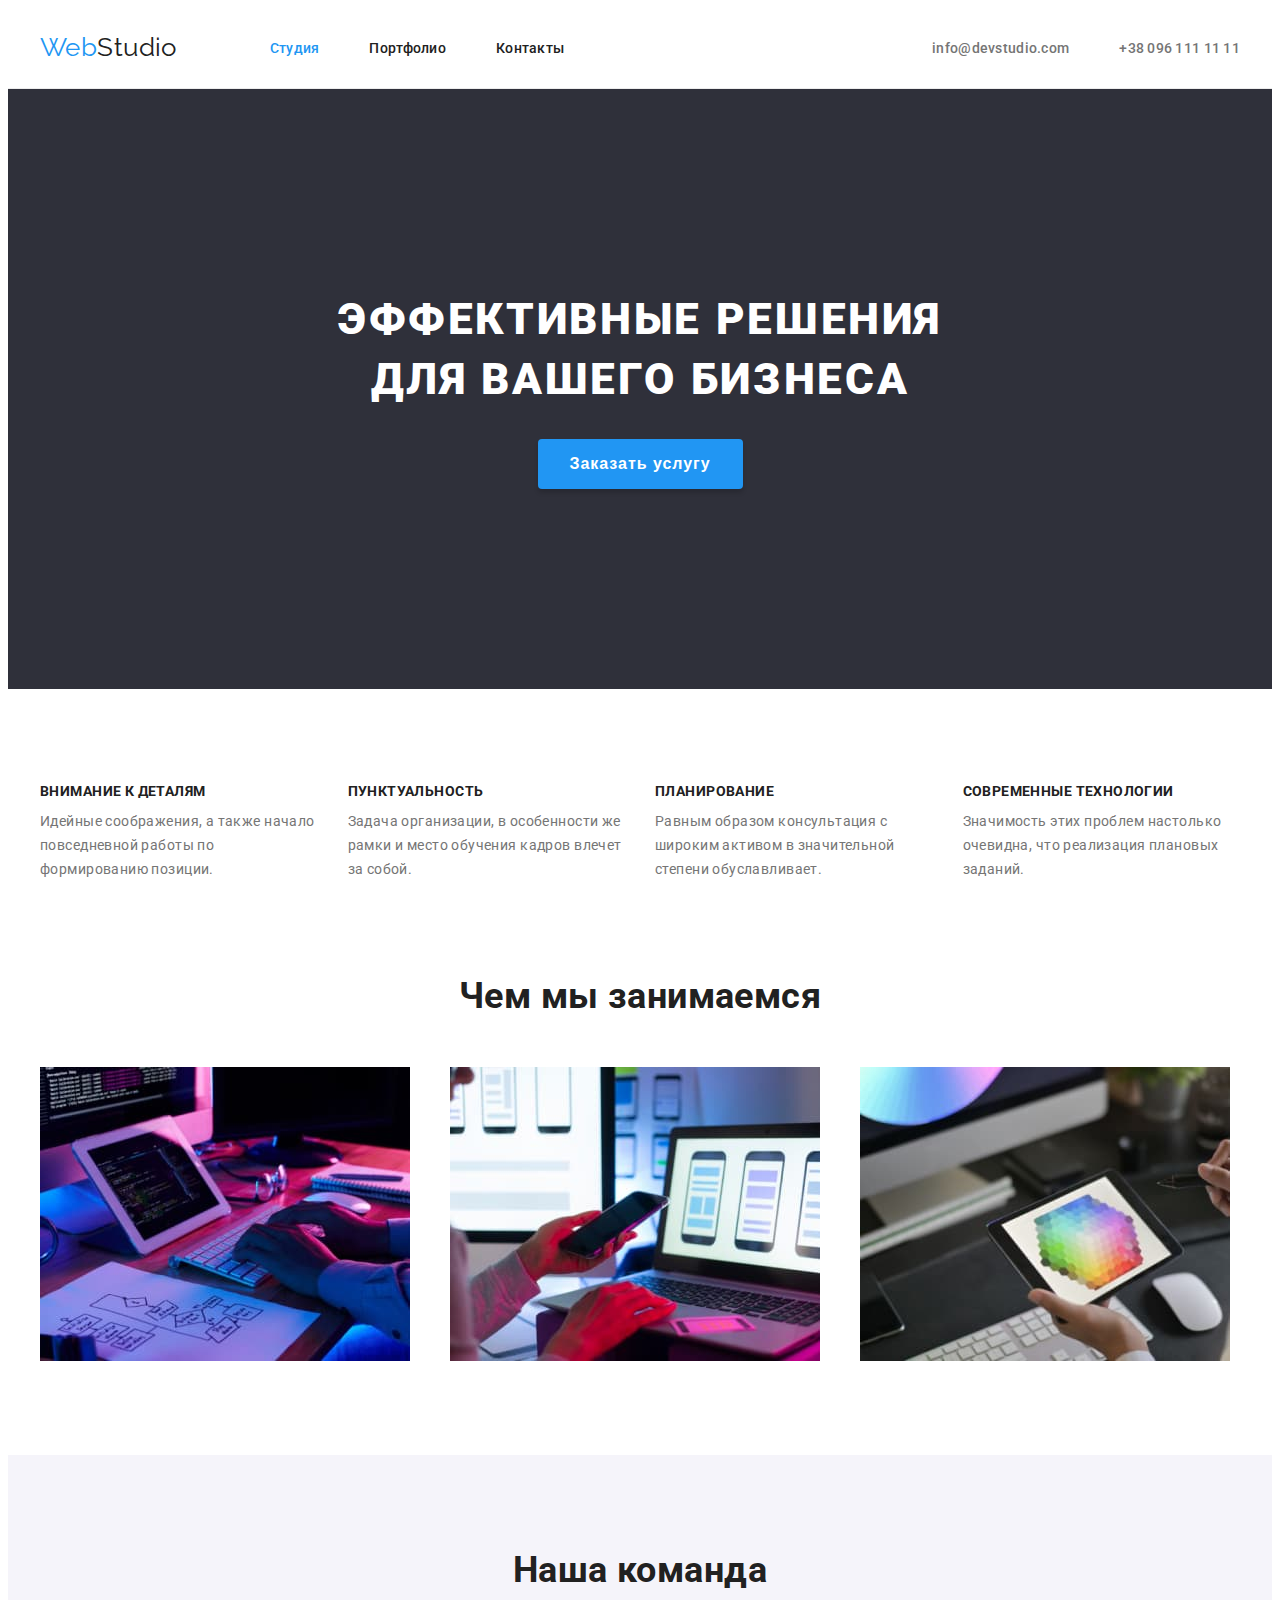
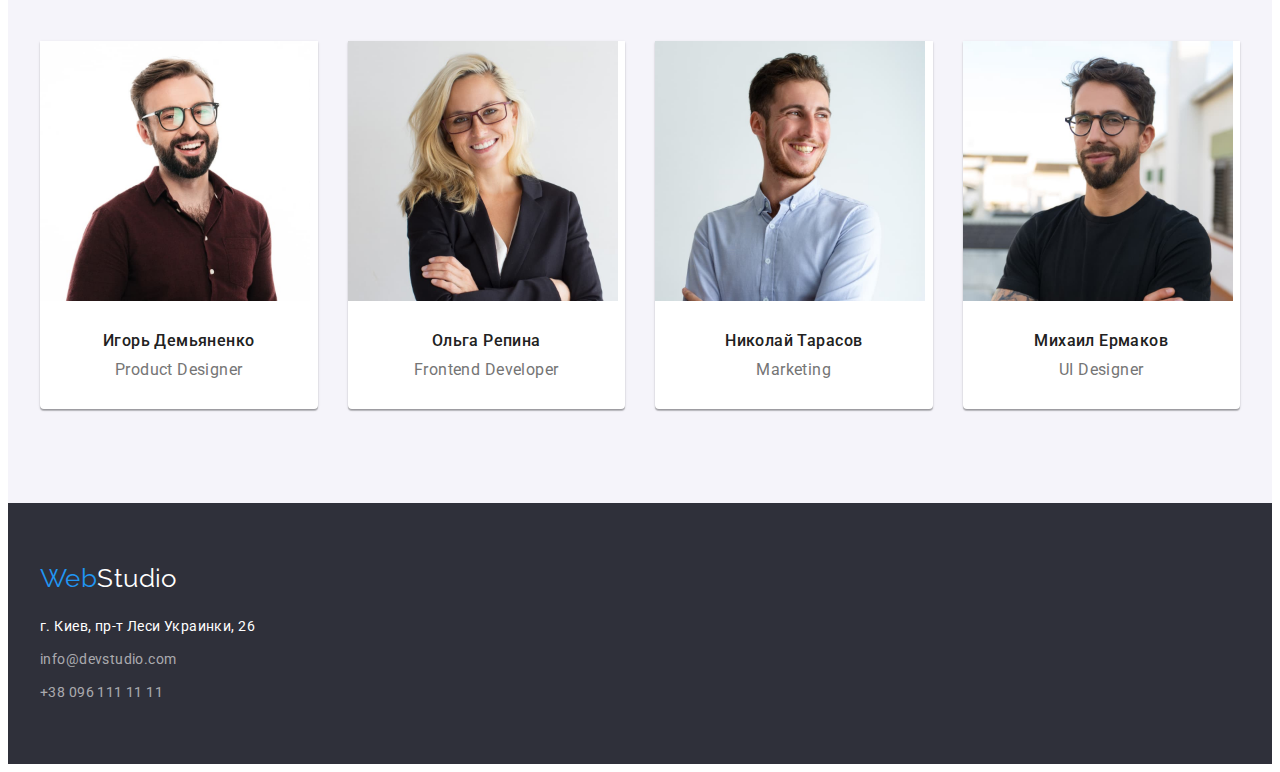
<file: index.html>
<!DOCTYPE html>
<html lang="ru">
<head>
    <meta charset="UTF-8">
    <meta http-equiv="X-UA-Compatible" content="IE=edge">
    <meta name="viewport" content="width=device-width, initial-scale=1.0">
    <title>goit-markup-hw-03-index</title>

    <!-- Modern Normalize CSS -->
    <link rel="stylesheet" href="https://cdnjs.cloudflare.com/ajax/libs/modern-normalize/1.1.0/modern-normalize.min.css"
        integrity="sha512-wpPYUAdjBVSE4KJnH1VR1HeZfpl1ub8YT/NKx4PuQ5NmX2tKuGu6U/JRp5y+Y8XG2tV+wKQpNHVUX03MfMFn9Q=="
        crossorigin="anonymous" referrerpolicy="no-referrer" />
    
    <!-- Google fonts -->
    <link rel="preconnect" href="https://fonts.googleapis.com">
    <link rel="preconnect" href="https://fonts.gstatic.com" crossorigin>
    <link href="https://fonts.googleapis.com/css2?family=Raleway:wght@700&family=Roboto:wght@400;500;700;900&display=swap" rel="stylesheet">

    <!-- Style -->
    <link rel="stylesheet" href="./css/styles.css">
</head>
<body>

    <!-- Хедер страницы -->
    <header class="site-header">
        <!-- Контейнер хедера -->
        <div class="container header-container">
            <!-- Логотип хедера -->
            <a href="./index.html" lang="en" class="link logo header-logo">Web<span class="header-logo-color">Studio</span></a>
            <!-- Навигация -->
            <nav class="header-nav">
                <ul class="list header-nav-list">
                    <li class="list-item header-nav-list-item"><a href="./index.html" class="link header-nav-list-item-link current-link">Студия</a></li>
                    <li class="list-item header-nav-list-item"><a href="./portfolio.html" class="link header-nav-list-item-link">Портфолио</a></li>
                    <li class="list-item header-nav-list-item"><a href="" class="link header-nav-list-item-link">Контакты</a></li>
                </ul>
            </nav>
            <!-- Контакты -->
            <ul class="header-contacts-list">
                <li class="list-item header-contacts-list-item"><a href="mailto:info@devstudio.com" class="link header-contacts-list-item-link">info@devstudio.com</a></li>
                <li class="list-item header-contacts-list-item"><a href="tel:+380961111111" class="link header-contacts-list-item-link">+38 096 111 11 11</a></li>
            </ul>
        </div>
    </header>

    <!-- Основной контент сайта -->
    <main class="main-content">
        <!-- Герой -->
        <section class="hero">
            <div class="hero-container">
                <h1 class="hero-title">Эффективные решения для вашего бизнеса</h1>
                <button class="btn hero-btn" type="button">Заказать услугу</button>
            </div>
        </section>
        <!-- Секция с преимуществами компании -->
        <section class="section advantages">
            <div class="container">
                <!-- Логический заголовок секции -->
                <h2 class="section-title visually-hidden">Преимущества работы с нами</h2>
                <ul class="list advantages-list">
                    <li class="list-item advantages-list-item">
                        <h3 class="advantages-list-item-title">Внимание к деталям</h3>
                        <p class="advantages-list-item-text">Идейные соображения, а также начало повседневной работы по формированию позиции.</p>
                    </li>
                    <li class="list-item advantages-list-item">
                        <h3 class="advantages-list-item-title">Пунктуальность</h3>
                        <p class="advantages-list-item-text">Задача организации, в особенности же рамки и место обучения кадров влечет за собой.</p>
                    </li>
                    <li class="list-item advantages-list-item">
                        <h3 class="advantages-list-item-title">Планирование</h3>
                        <p class="advantages-list-item-text">Равным образом консультация с широким активом в значительной степени обуславливает.</p>
                    </li>
                    <li class="list-item advantages-list-item">
                        <h3 class="advantages-list-item-title">Современные технологии</h3>
                        <p class="advantages-list-item-text">Значимость этих проблем настолько очевидна, что реализация плановых заданий.</p>
                    </li>
                </ul>
            </div>
        </section>
        <!-- Секция "Чем мы занимаемся" -->
        <section class="section services">
            <div class="container">
                <h2 class="section-title">Чем мы занимаемся</h2>
                <ul class="list services-list">
                    <li class="list-item services-list-item"><img src="./images/service-1.jpg" class="services-list-item-img" alt="Услуга №1" width="370" height="294"></li>
                    <li class="list-item services-list-item"><img src="./images/service-2.jpg" class="services-list-item-img" alt="Услуга №2" width="370" height="294"></li>
                    <li class="list-item services-list-item"><img src="./images/service-3.jpg" class="services-list-item-img" alt="Услуга №3" width="370" height="294"></li>
                </ul>
            </div>
        </section>
        <!-- Секция "Наша команда" -->
        <section class="section team">
            <div class="container">
                <h2 class="section-title">Наша команда</h2>
                <ul class="list team-list">
                    <li class="list-item team-list-item">
                        <img src="./images/team-member-1.jpg" class="team-list-item-img" alt="Фото учасника команды" width="270" height="260">
                        <div class="team-list-item-box">
                            <h3 class="team-list-item-title">Игорь Демьяненко</h3>
                            <p lang="en" class="team-list-item-text">Product Designer</p>
                        </div>
                    </li>
                    <li class="list-item team-list-item">
                        <img src="./images/team-member-2.jpg" class="team-list-item-img" alt="Фото учасника команды" width="270" height="260">
                        <div class="team-list-item-box">
                            <h3 class="team-list-item-title">Ольга Репина</h3>
                            <p lang="en" class="team-list-item-text">Frontend Developer</p>
                        </div>
                    </li>
                    <li class="list-item team-list-item">
                        <img src="./images/team-member-3.jpg" class="team-list-item-img" alt="Фото учасника команды" width="270" height="260">
                        <div class="team-list-item-box">
                            <h3 class="team-list-item-title">Николай Тарасов</h3>
                            <p lang="en" class="team-list-item-text">Marketing</p>
                        </div>
                    </li>
                    <li class="list-item team-list-item">
                        <img src="./images/team-member-4.jpg" class="team-list-item-img" alt="Фото учасника команды" width="270" height="260">
                        <div class="team-list-item-box">
                            <h3 class="team-list-item-title">Михаил Ермаков</h3>
                            <p lang="en" class="team-list-item-text">UI Designer</p>
                        </div>
                    </li>
                </ul>
            </div>
        </section>
    </main>

    <!-- Футер страницы -->
    <footer class="site-footer">
        <!-- Контейнер футера -->
        <div class="container footer-container">
            <!-- Контейнер адреса футера -->
            <div class="footer-address-box">
                <!-- Логотип футера -->
                <a href="./index.html" lang="en" class="link logo footer-logo">Web<span class="footer-logo-color">Studio</span></a>
                <!-- Адрес футера -->
                <address class="footer-address">
                    <p class="footer-address-location">г. Киев, пр-т Леси Украинки, 26</p>
                    <ul class="list footer-address-list">
                        <li class="list-item footer-address-list-item"><a href="mailto:info@devstudio.com" class="link footer-address-list-item-link">info@devstudio.com</a></li>
                        <li class="list-item footer-address-list-item"><a href="tel:+380961111111" class="link footer-address-list-item-link">+38 096 111 11 11</a></li>
                    </ul>
                </address>
            </div>
        </div>
    </footer>

</body>
</html>
</file>
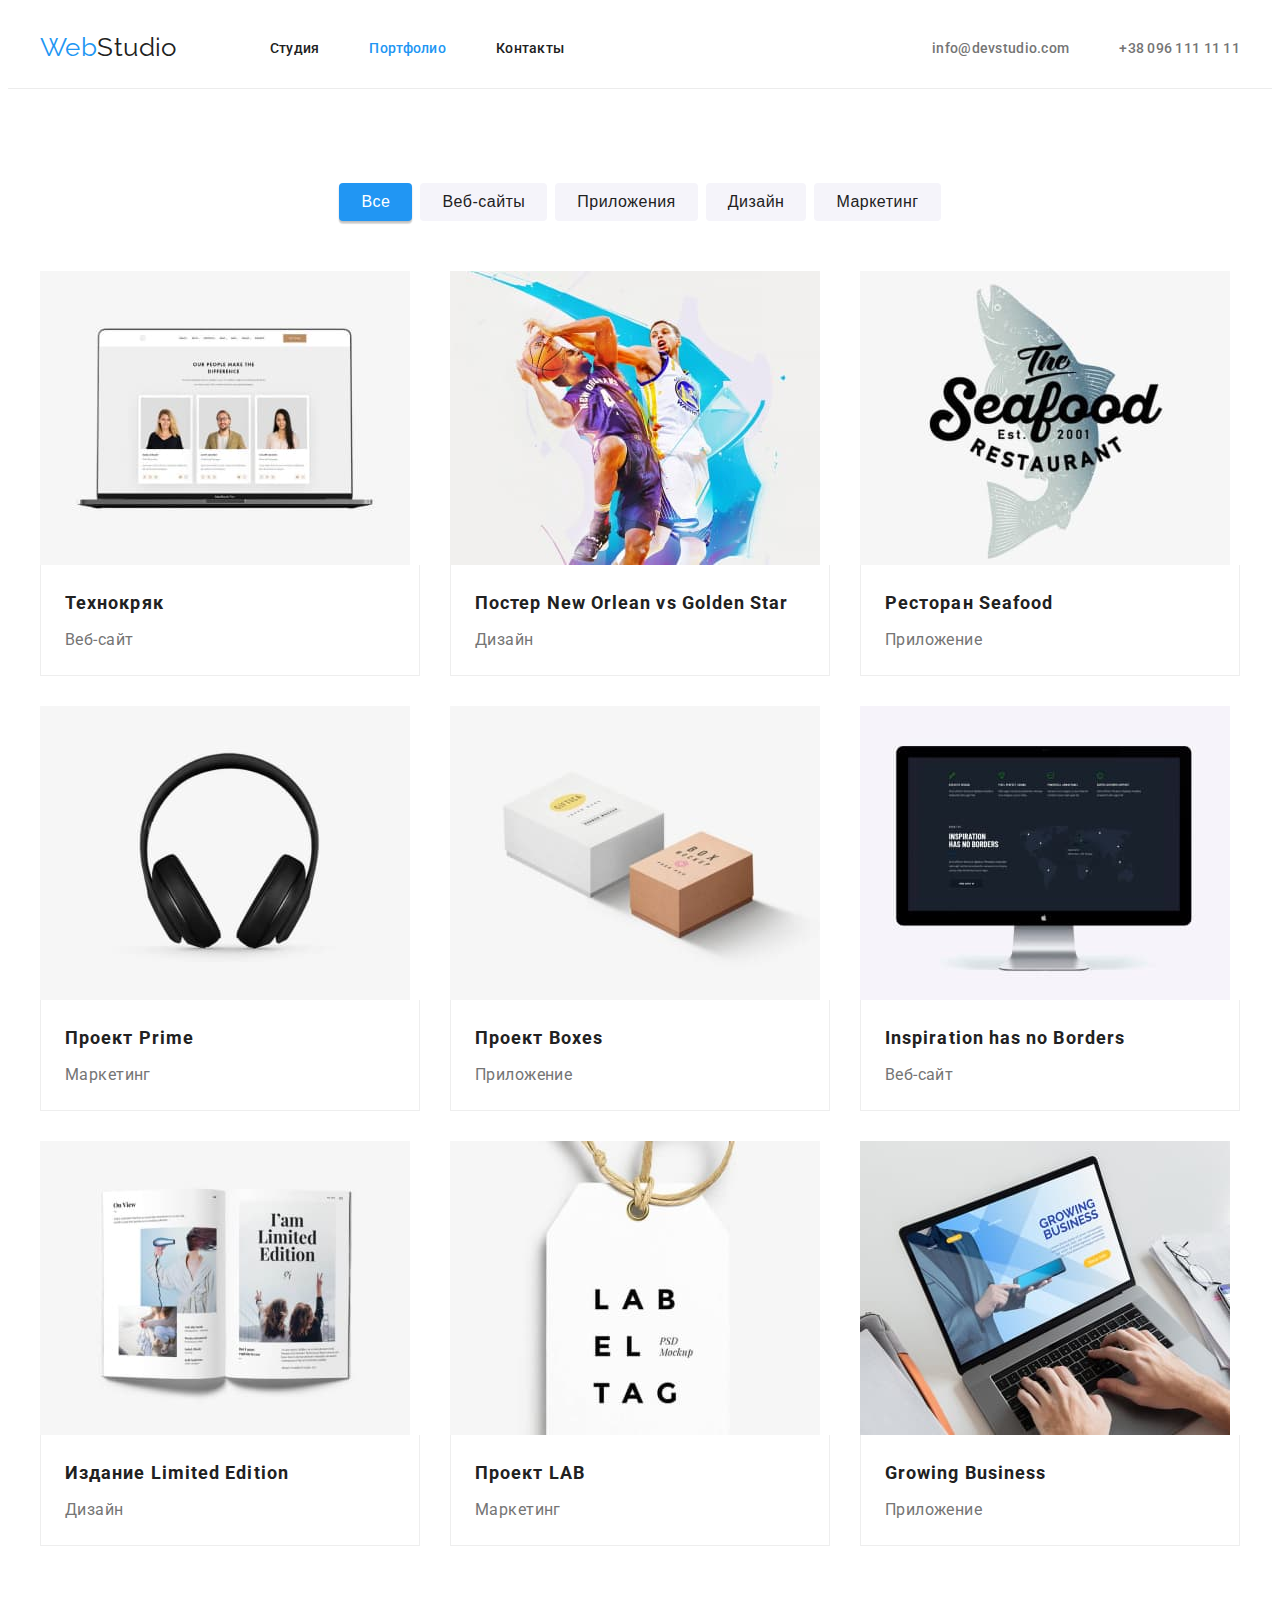
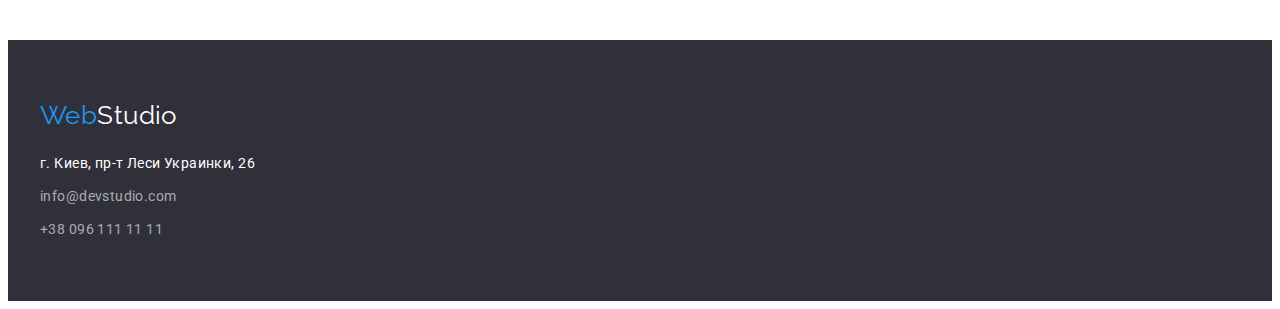
<file: portfolio.html>
<!DOCTYPE html>
<html lang="ru">
<head>
    <meta charset="UTF-8">
    <meta http-equiv="X-UA-Compatible" content="IE=edge">
    <meta name="viewport" content="width=device-width, initial-scale=1.0">
    <title>goit-markup-hw-03-portfolio</title>

    <!-- Modern Normalize CSS -->
    <link rel="stylesheet" href="https://cdnjs.cloudflare.com/ajax/libs/modern-normalize/1.1.0/modern-normalize.min.css"
        integrity="sha512-wpPYUAdjBVSE4KJnH1VR1HeZfpl1ub8YT/NKx4PuQ5NmX2tKuGu6U/JRp5y+Y8XG2tV+wKQpNHVUX03MfMFn9Q=="
        crossorigin="anonymous" referrerpolicy="no-referrer" />
    
    <!-- Google fonts -->
    <link rel="preconnect" href="https://fonts.googleapis.com">
    <link rel="preconnect" href="https://fonts.gstatic.com" crossorigin>
    <link href="https://fonts.googleapis.com/css2?family=Raleway:wght@700&family=Roboto:wght@400;500;700;900&display=swap" rel="stylesheet">

    <!-- Style -->
    <link rel="stylesheet" href="./css/styles.css">
</head>
<body>

    <!-- Хедер страницы -->
    <header class="site-header">
        <!-- Контейнер хедера -->
        <div class="container header-container">
            <!-- Логотип хедера -->
            <a href="./index.html" lang="en" class="link logo header-logo">Web<span
                    class="header-logo-color">Studio</span></a>
            <!-- Навигация -->
            <nav class="header-nav">
                <ul class="list header-nav-list">
                    <li class="list-item header-nav-list-item"><a href="./index.html"
                            class="link header-nav-list-item-link">Студия</a></li>
                    <li class="list-item header-nav-list-item"><a href="./portfolio.html"
                            class="link header-nav-list-item-link current-link">Портфолио</a></li>
                    <li class="list-item header-nav-list-item"><a href=""
                            class="link header-nav-list-item-link">Контакты</a></li>
                </ul>
            </nav>
            <!-- Контакты -->
            <ul class="header-contacts-list">
                <li class="list-item header-contacts-list-item"><a href="mailto:info@devstudio.com"
                        class="link header-contacts-list-item-link">info@devstudio.com</a></li>
                <li class="list-item header-contacts-list-item"><a href="tel:+380961111111"
                        class="link header-contacts-list-item-link">+38 096 111 11 11</a></li>
            </ul>
        </div>
    </header>
    
    <!-- Основной контент страницы portfolio -->
    <main>
        <section class="section portfolio">
            <div class="container">
                <!-- Логический заголовок секции -->
                <h1 class="visually-hidden">Наше портфолио</h1>
                <!-- Фильтр -->
                <ul class="list portfolio-filter-list">
                    <li class="list-item portfolio-filter-list-item"><button type="button"
                            class="btn current-btn portfolio-filter-list-item-btn">Все</button></li>
                    <li class="list-item portfolio-filter-list-item"><button type="button"
                            class="btn portfolio-filter-list-item-btn">Веб-сайты</button></li>
                    <li class="list-item portfolio-filter-list-item"><button type="button"
                            class="btn portfolio-filter-list-item-btn">Приложения</button></li>
                    <li class="list-item portfolio-filter-list-item"><button type="button"
                            class="btn portfolio-filter-list-item-btn">Дизайн</button></li>
                    <li class="list-item portfolio-filter-list-item"><button type="button"
                            class="btn portfolio-filter-list-item-btn">Маркетинг</button></li>
                </ul>
                <!-- Примеры работ из портфолио -->
                <ul class="list portfolio-example-list">
                    <li class="list-item portfolio-example-list-item">
                        <img src="./images/portfolio-img-1.jpg" class="portfolio-example-list-item-img" alt="Разработка веб-сайта"
                            width="370" height="294">
                        <div class="portfolio-example-list-box">
                            <h2 class="portfolio-example-list-item-heading">Технокряк</h2>
                            <p class="portfolio-example-list-item-text">Веб-сайт</p>
                        </div>
                    </li>
                    <li class="list-item portfolio-example-list-item">
                        <img src="./images/portfolio-img-2.jpg" class="portfolio-example-list-item-img" alt="Разработка дизайна"
                            width="370" height="294">
                        <div class="portfolio-example-list-box">
                            <h2 class="portfolio-example-list-item-heading">Постер <span lang="en">New Orlean vs Golden Star</span></h2>
                            <p class="portfolio-example-list-item-text">Дизайн</p>
                        </div>
                    </li>
                    <li class="list-item portfolio-example-list-item">
                        <img src="./images/portfolio-img-3.jpg" class="portfolio-example-list-item-img" alt="Разработка приложения"
                            width="370" height="294">
                        <div class="portfolio-example-list-box">
                            <h2 class="portfolio-example-list-item-heading">Ресторан <span lang="en">Seafood</span></h2>
                            <p class="portfolio-example-list-item-text">Приложение</p>
                        </div>
                    </li>
                    <li class="list-item portfolio-example-list-item">
                        <img src="./images/portfolio-img-4.jpg" class="portfolio-example-list-item-img"
                            alt="Запуск маркетинговой кампании" width="370" height="294">
                        <div class="portfolio-example-list-box">
                            <h2 class="portfolio-example-list-item-heading">Проект <span lang="en">Prime</span></h2>
                            <p class="portfolio-example-list-item-text">Маркетинг</p>
                        </div>
                    </li>
                    <li class="list-item portfolio-example-list-item">
                        <img src="./images/portfolio-img-5.jpg" class="portfolio-example-list-item-img" alt="Разработка приложения"
                            width="370" height="294">
                        <div class="portfolio-example-list-box">
                            <h2 class="portfolio-example-list-item-heading">Проект <span lang="en">Boxes</span></h2>
                            <p class="portfolio-example-list-item-text">Приложение</p>
                        </div>
                    </li>
                    <li class="list-item portfolio-example-list-item">
                        <img src="./images/portfolio-img-6.jpg" class="portfolio-example-list-item-img" alt="Разработка веб-сайта"
                            width="370" height="294">
                        <div class="portfolio-example-list-box">
                            <h2 lang="en" class="portfolio-example-list-item-heading">Inspiration has no Borders</h2>
                            <p class="portfolio-example-list-item-text">Веб-сайт</p>
                        </div>
                    </li>
                    <li class="list-item portfolio-example-list-item">
                        <img src="./images/portfolio-img-7.jpg" class="portfolio-example-list-item-img" alt="Разработка дизайна"
                            width="370" height="294">
                        <div class="portfolio-example-list-box">
                            <h2 class="portfolio-example-list-item-heading">Издание <span lang="en">Limited Edition</span></h2>
                            <p class="portfolio-example-list-item-text">Дизайн</p>
                        </div>
                    </li>
                    <li class="list-item portfolio-example-list-item">
                        <img src="./images/portfolio-img-8.jpg" class="portfolio-example-list-item-img"
                            alt="Запуск маркетинговой кампании" width="370" height="294">
                        <div class="portfolio-example-list-box">
                            <h2 class="portfolio-example-list-item-heading">Проект <span lang="en">LAB</span></h2>
                            <p class="portfolio-example-list-item-text">Маркетинг</p>
                        </div>
                    </li>
                    <li class="list-item portfolio-example-list-item">
                        <img src="./images/portfolio-img-9.jpg" class="portfolio-example-list-item-img" alt="Разработка приложения"
                            width="370" height="294">
                        <div class="portfolio-example-list-box">
                            <h2 lang="en" class="portfolio-example-list-item-heading">Growing Business</h2>
                            <p class="portfolio-example-list-item-text">Приложение</p>
                        </div>
                    </li>
                </ul>
            </div>
        </section>
    </main>
    
    <!-- Футер страницы -->
    <footer class="site-footer">
        <!-- Контейнер футера -->
        <div class="container footer-container">
            <!-- Контейнер адреса футера -->
            <div class="footer-address-box">
                <!-- Логотип футера -->
                <a href="./index.html" lang="en" class="link logo footer-logo">Web<span
                        class="footer-logo-color">Studio</span></a>
                <!-- Адрес футера -->
                <address class="footer-address">
                    <p class="footer-address-location">г. Киев, пр-т Леси Украинки, 26</p>
                    <ul class="list footer-address-list">
                        <li class="list-item footer-address-list-item"><a href="mailto:info@devstudio.com"
                                class="link footer-address-list-item-link">info@devstudio.com</a></li>
                        <li class="list-item footer-address-list-item"><a href="tel:+380961111111"
                                class="link footer-address-list-item-link">+38 096 111 11 11</a></li>
                    </ul>
                </address>
            </div>
        </div>
    </footer>

</body>

</html>
</file>
<file: css/styles.css>
/* Переменные */
:root {
    --header-border-color: #ececec;
    --hero-heading-color: #ffffff;
    --hero-btn-hover-color: #188ce8;
    --btn-primary-text-color: #ffffff;
    --btn-secondary-text-color: ##212121;
    --primary-bg-color: #ffffff;
    --secondary-bg-color: #f5f4fa;
    --accent-color: #2196f3;
    --primary-text-color: #212121;
    --secondary-text-color: #757575;
    --footer-bg-color: #2f303a;
    --footer-primary-text-color: #ffffff;
    --footer-secondary-text-color: rgba(255, 255, 255, 0.6);
    --portfolio-btn-primary-color: #f5f4fa;
}

/* Сброс ненужных стилей */
h1,
h2,
h3,
h4,
h5,
h6,
p,
ul,
ol {
    margin: 0;
    padding: 0;
}

ul,
ol {
    list-style: none;
}

.link {
    text-decoration: none;
}

/* Визуальное скрытие элементов */
.visually-hidden {
    position: absolute;
    white-space: nowrap;
    width: 1px;
    height: 1px;
    overflow: hidden;
    border: 0;
    padding: 0;
    clip: rect(0 0 0 0);
    clip-path: inset(50%);
    margin: -1px;
}

/* Стили для body */
body {
    font-family: 'Roboto', sans-serif;
    font-size: 14px;
    letter-spacing: 0.03em;
    background-color: var(--primary-bg-color);
    color: var(--primary-text-color);
}

/* Стили для контейнера */
.container {
    width: 1200px;
    margin-left: auto;
    margin-right: auto;
    padding-left: 15px;
    padding-right: 15px;
}

/* Стили для секций */
.section {
    padding-top: 94px;
    padding-bottom: 94px;
}

/* Кнопки */
.btn {
    cursor: pointer;
    border: none;
}

/* Картинки */
img {
    max-width: 100%;
    display: block;
}

/* Заголовки секций */
.section-title {
    font-size: 36px;
    line-height: calc(42 / 36);
    text-align: center;
    margin-bottom: 50px;
}

/* Хедер страницы */

.site-header {
    border-bottom: 1px solid var(--header-border-color);
}

/* Контейнер хедера */
/* .site-header {
    padding-top: 24px;
    padding-bottom: 25px;
} */

.header-container,
.header-nav-list,
.header-contacts-list {
    display: flex;
    align-items: center;
}

/* Логотип */
.logo {
    font-family: Raleway;
    font-size: 26px;
    line-height: calc(31 / 26);
    color: var(--accent-color);
}

/* Логотип хедера */
.header-logo {
    margin-right: 93px;
    padding-top: 24px;
    padding-bottom: 25px;
}

.header-logo-color {
    color: var(--primary-text-color);
}

/* Навигация */
.header-nav {
    margin-right: auto;
}

.header-nav-list-item:not(:last-child) {
    margin-right: 50px;
}

.header-nav-list-item-link {
    font-weight: 500;
    line-height: calc(16 / 14);
    letter-spacing: 0.02em;
    color: var(--primary-text-color);
}

.header-nav-list-item-link:hover,
.header-nav-list-item-link:focus {
    color: var(--accent-color);
}

.current-link {
    color: var(--accent-color);
}

.header-logo,
.footer-logo,
.header-nav-list-item-link,
.header-contacts-list-item-link {
    display: block;
}

.header-nav-list-item-link,
.header-contacts-list-item-link {
    padding-top: 32px;
    padding-bottom: 32px;
}

/* Контакты */
.header-contacts-list-item:not(:last-child) {
    margin-right: 50px;
}

.header-contacts-list-item-link {
    font-weight: 500;
    line-height: calc(16 / 14);
    letter-spacing: 0.02em;
    color: var(--secondary-text-color);
}

.header-contacts-list-item-link:hover,
.header-contacts-list-item-link:focus {
    color: var(--accent-color);
}

/* Основной контент сайта */
/* Герой */

.hero-container {
    background-color: var(--footer-bg-color);
    max-width: 1600px;
    margin-left: auto;
    margin-right: auto;
    padding-top: 200px;
    padding-bottom: 200px;
    text-align: center;
}

.hero-title {
    font-weight: 900;
    font-size: 44px;
    line-height: calc(60 / 44);
    letter-spacing: 0.06em;
    text-transform: uppercase;
    color: var(--hero-heading-color);
    max-width: 696px;
    margin-left: auto;
    margin-right: auto;
    margin-bottom: 30px;
}

.hero-btn {
    background-color: var(--accent-color);
    padding: 10px 32px;
    box-shadow: 0px 4px 4px rgba(0, 0, 0, 0.15);
    border-radius: 4px;
    font-weight: 700;
    font-size: 16px;
    line-height: calc(30 / 16);
    letter-spacing: 0.06em;
    color: var(--btn-primary-text-color);
    min-width: 200px;
}

.hero-btn:hover,
.hero-btn:focus {
    background-color: var(--hero-btn-hover-color);
}

/* Секция с преимуществами компании */
.advantages {
    padding-bottom: 0;
}

.advantages-list {
    display: flex;
    flex-wrap: wrap;
    margin-left: -30px;
    margin-top: -30px;
}

.advantages-list-item {
    flex-basis: calc(100% / 4 - 30px);
    margin-top: 30px;
    margin-left: 30px;
}

.advantages-list-item-title {
    font-size: 14px;
    line-height: calc(16 / 14);
    text-transform: uppercase;
    margin-bottom: 10px;
}

.advantages-list-item-text {
    line-height: calc(24 / 14);
    color: var(--secondary-text-color);
}

/* Секция "Чем мы занимаемся" */
.services-list {
    display: flex;
    flex-wrap: wrap;
    margin-top: -30px;
    margin-left: -30px;
}

.services-list-item {
    flex-basis: calc(100% / 3 - 30px);
    margin-top: 30px;
    margin-left: 30px;
}

/* Секция "Наша команда" */
.team {
    background-color: var(--secondary-bg-color);
}

.team-list {
    display: flex;
    flex-wrap: wrap;
    margin-top: -30px;
    margin-left: -30px;
}

.team-list-item {
    flex-basis: calc(100% / 4 - 30px);
    margin-top: 30px;
    margin-left: 30px;
    background-color: var(--primary-bg-color);
    box-shadow: 0px 1px 3px rgba(0, 0, 0, 0.12), 0px 1px 1px rgba(0, 0, 0, 0.14),
        0px 2px 1px rgba(0, 0, 0, 0.2);
    border-radius: 0px 0px 4px 4px;
}

.team-list-item-box {
    padding: 30px 32px;
    text-align: center;
}

.team-list-item-title {
    font-weight: 500;
    font-size: 16px;
    line-height: calc(19 / 16);
    margin-bottom: 10px;
}

.team-list-item-text {
    font-size: 16px;
    line-height: calc(19 / 16);
    color: var(--secondary-text-color);
}

/* Футер страницы */
.site-footer {
    background-color: var(--footer-bg-color);
    padding-top: 60px;
    padding-bottom: 60px;
}

/* Логотип футера */
.footer-logo {
    margin-bottom: 20px;
}

.footer-logo-color {
    color: var(--footer-primary-text-color);
}

/* Адрес футера */
.footer-address {
    font-style: normal;
}

.footer-address-location {
    line-height: calc(24 / 14);
    color: var(--footer-primary-text-color);
    margin-bottom: 9px;
}

.footer-address-list-item:not(:last-child) {
    margin-bottom: 9px;
}

.footer-address-list-item-link {
    line-height: calc(24 / 14);
    color: var(--footer-secondary-text-color);
}

.footer-address-list-item-link:hover,
.footer-address-list-item-link:focus {
    color: var(--accent-color);
}

/* Основной контент страницы portfolio */
/* Фильтр */
.portfolio-filter-list {
    display: flex;
    justify-content: center;
    margin-bottom: 50px;
}

.portfolio-filter-list-item:not(:last-child) {
    margin-right: 8px;
}

.portfolio-filter-list-item-btn {
    background-color: var(--portfolio-btn-primary-color);
    border-radius: 4px;
    padding: 6px 22px;
    font-weight: 500;
    font-size: 16px;
    line-height: calc(26 / 16);
    letter-spacing: 0.03em;
    color: var(--primary-text-color);
}

.current-btn,
.portfolio-filter-list-item-btn:hover,
.portfolio-filter-list-item-btn:focus {
    background-color: var(--accent-color);
    color: var(--hero-heading-color);
    box-shadow: 0px 3px 1px rgba(0, 0, 0, 0.1), 0px 1px 2px rgba(0, 0, 0, 0.08),
        0px 2px 2px rgba(0, 0, 0, 0.12);
}

/* Примеры работ из портфолио */
.portfolio-example-list {
    display: flex;
    flex-wrap: wrap;
    margin-top: -30px;
    margin-left: -30px;
}

.portfolio-example-list-item {
    flex-basis: calc(100% / 3 - 30px);
    margin-top: 30px;
    margin-left: 30px;
}

.portfolio-example-list-box {
    padding: 20px 24px;
    border-left: 1px solid #eeeeee;
    border-right: 1px solid #eeeeee;
    border-bottom: 1px solid #eeeeee;
}

.portfolio-example-list-item-heading {
    font-size: 18px;
    line-height: calc(36 / 18);
    letter-spacing: 0.06em;
    margin-bottom: 4px;
}

.portfolio-example-list-item-text {
    font-size: 16px;
    line-height: calc(30 / 16);
    color: var(--secondary-text-color);
}
</file>
